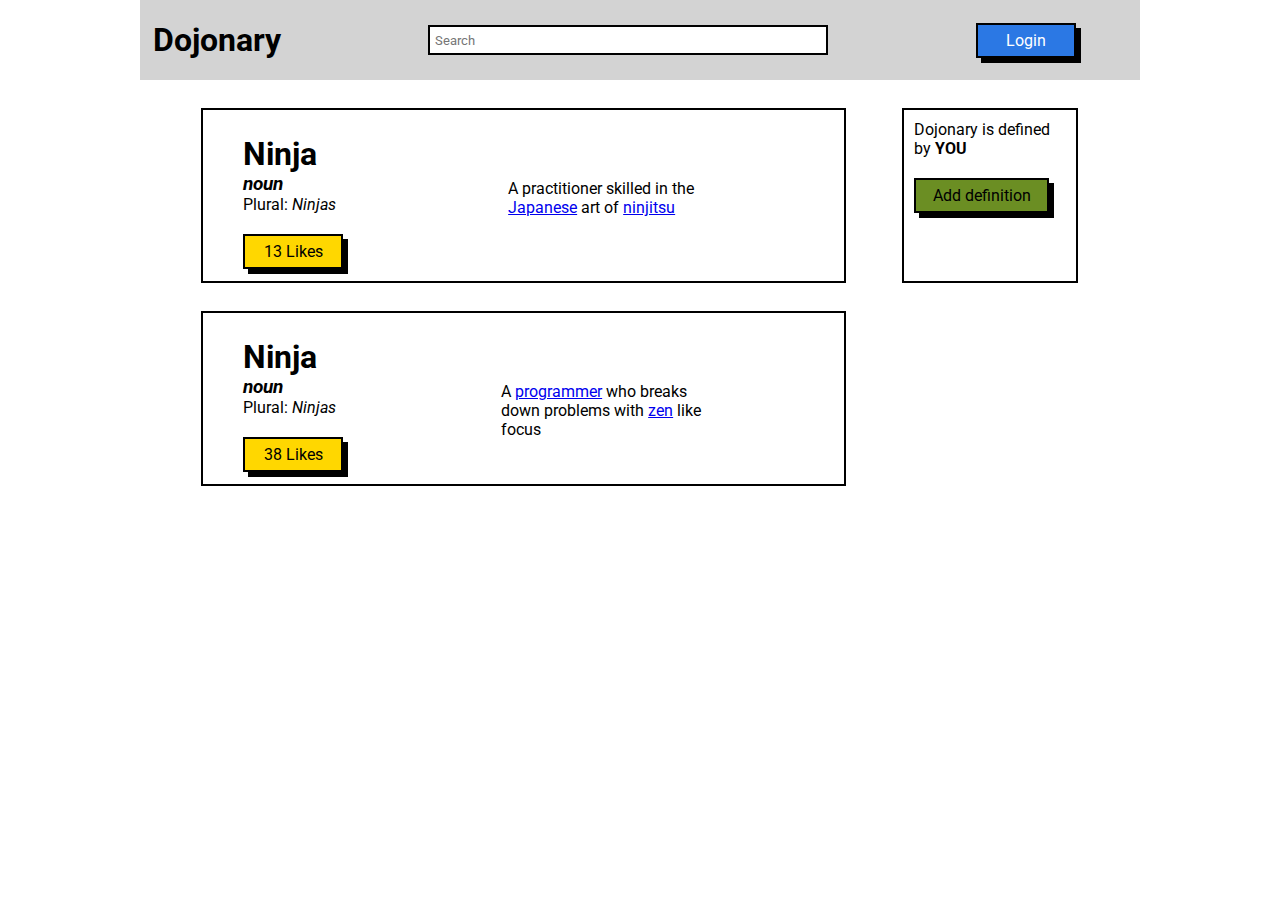
<file: Core/CodingDojo-ButtonClicker/index.html>
<!DOCTYPE html>
<html lang="en">

<head>
   <meta charset="UTF-8">
   <meta name="viewport" content="width=device-width, initial-scale=1.0">
   <link rel="stylesheet" href="style.css">
   <link rel="preconnect" href="https://fonts.gstatic.com">
   <link href="https://fonts.googleapis.com/css2?family=Roboto&display=swap" rel="stylesheet">
   <title>Button Clicker</title>
</head>

<body>
   <!--This will be my first try to do semantic html-->
   <header>
      <!--Now instead of a div with class nav-bar,
         i will use the header-->
      <h1>Dojonary</h1>
      <input type="search" name="search" id="search-bar" placeholder="Search">
      <button type="button" onclick="login(this)">Login</button>
   </header>
   <main>
      <div class="col2">
         <article class="row">
            <div class="article-header">
               <h1>Ninja</h1>
               <h3 id="italic">noun</h3>
               <p>Plural: <span id="italic">Ninjas</span></p>
               <button type="button" onclick="addLikes()">13 Likes</button>
            </div>
            <div class="article-main">
               <p>
                  A practitioner skilled in the <br>
                  <a href="#">Japanese</a> art of <a href="#">ninjitsu</a>
               </p>
            </div>
         </article>
         <article class="row">
            <div class="article-header">
               <h1>Ninja</h1>
               <h3 id="italic">noun</h3>
               <p>Plural: <span id="italic">Ninjas</span></p>
               <button type="button" onclick="addLikes()">38 Likes</button>
            </div>
            <div class="article-main">
               <p>
                  A <a href="#">programmer</a> who breaks<br>
                  down problems with <a href="#">zen</a> like<br>
                  focus
               </p>
            </div>
         </article>
      </div>
      <aside class="col">
         <div class="row2">
            <p>Dojonary is defined by <span id="bold">YOU</span></p>
            <button type="button" onclick="hide(this)">Add definition</button>
         </div>
      </aside>
   </main>
   <script src="script.js"></script>
</body>

</html>
</file>
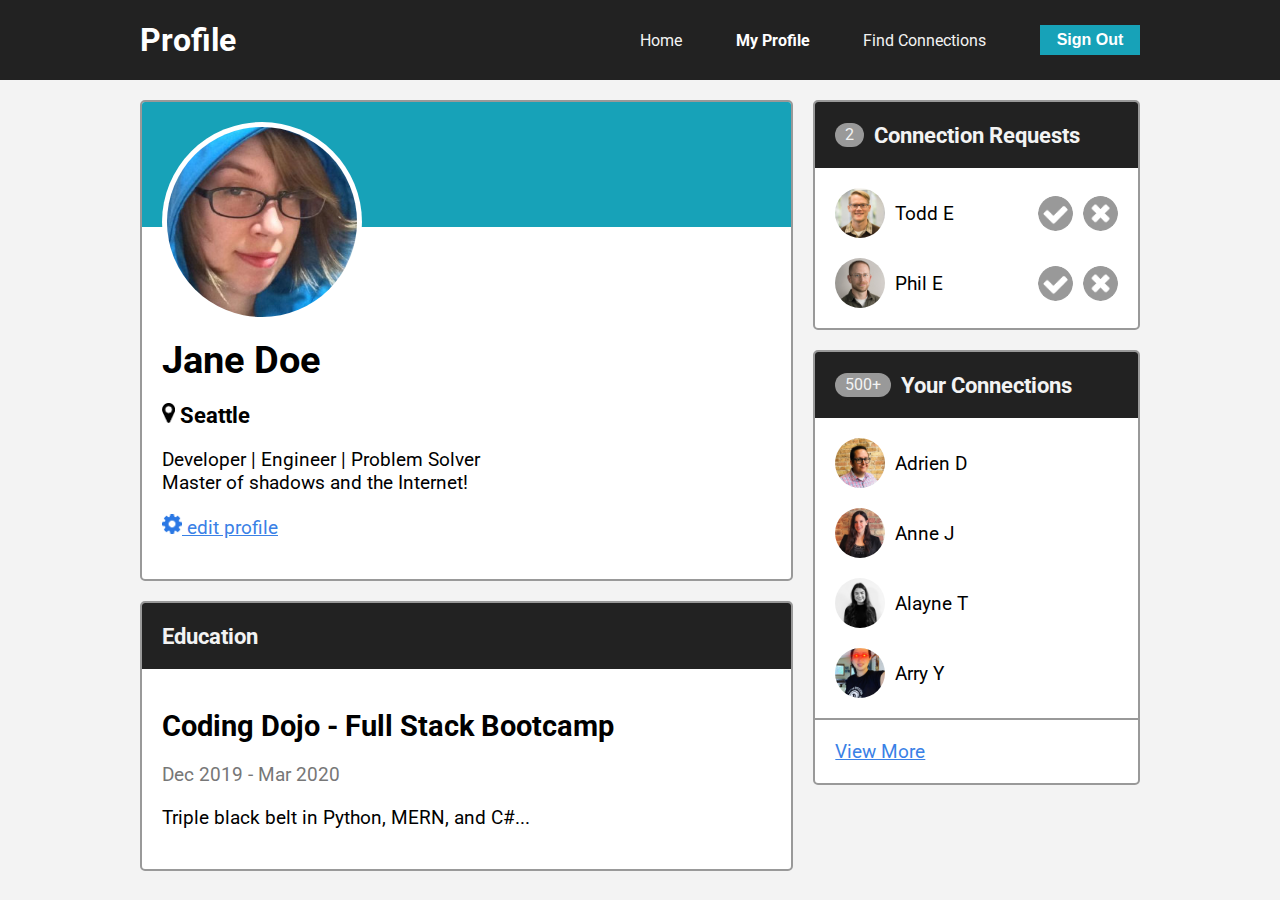
<file: Practice/CodingDojo-MakingConnections/index.html>
<!DOCTYPE html>
<html lang="en">

<head>
    <meta charset="UTF-8">
    <meta name="viewport" content="width=device-width, initial-scale=1.0">
    <title>Profile Page</title>
    <link rel="stylesheet" href="style.css">
    <link rel="preconnect" href="https://fonts.gstatic.com">
    <link href="https://fonts.googleapis.com/css2?family=Roboto&display=swap" rel="stylesheet">
</head>

<body>

    <!-- navbar -->
    <div class="nav">
        <div class="flex-container">
            <h1 class="nav-title">Profile</h1>
            <ul class="nav-links">
                <li><a href="#">Home</a></li>
                <li><a href="#" class="active">My Profile</a></li>
                <li><a href="#">Find Connections</a></li>
                <li><button class="btn">Sign Out</button></li>
            </ul>
        </div>
    </div>

    <!-- main -->
    <div class="flex-container main">

        <!-- 2/3 width column -->
        <div class="col-2">

            <!-- user info card -->
            <div class="card user-card">
                <div class="card-header">
                    <img src="images/jane-m.jpg" alt="jane" class="avatar-m">
                </div>
                <div class="card-body">
                    <h1>Jane Doe</h1>
                    <h3><img src="icons/map-marker.png" alt="pin" class="icon-s"> Seattle</h3>
                    <p>Developer | Engineer | Problem Solver<br>
                        Master of shadows and the Internet!</p>
                    <p><a href="#" onclick="editProfile()"><img src="icons/gear.png" alt="gear" class="icon-s"> edit
                            profile</a></p>
                </div>
            </div>

            <!-- user education card -->
            <div class="card">
                <div class="card-header">
                    <h3>Education</h3>
                </div>
                <div class="card-body">
                    <h2>Coding Dojo - Full Stack Bootcamp</h2>
                    <p class="dates">Dec 2019 - Mar 2020</p>
                    <p>Triple black belt in Python, MERN, and C#...</p>
                </div>
            </div>

        </div>

        <!-- 1/3 width column -->
        <div class="col-1">

            <!-- connection requests card -->
            <div class="card">
                <div class="card-header">
                    <span class="badge req">2</span>
                    <h3>Connection Requests</h3>
                </div>
                <ul class="card-list">
                    <li class="card-list-item" id="first">
                        <span>
                            <img src="images/todd-s.jpg" alt="todd" class="avatar-s">
                            Todd E
                        </span>
                        <span>
                            <img src="icons/accept-circle.png" alt="accept" class="icon" onclick="addConnections('first',true)">
                            <img src="icons/close-circle.png" alt="close" class="icon" onclick="addConnections('first',false)">
                        </span>
                    </li>
                    <li class="card-list-item" id="second">
                        <span>
                            <img src="images/phil-s.jpg" alt="phil" class="avatar-s">
                            Phil E
                        </span>
                        <span>
                            <img src="icons/accept-circle.png" alt="accept" class="icon" onclick="addConnections('second',true)">
                            <img src="icons/close-circle.png" alt="close" class="icon" onclick="addConnections('second',false)">
                        </span>
                    </li>
                </ul>
            </div>

            <!-- your connections card -->
            <div class="card">
                <div class="card-header">
                    <span class="badge"><span class="req2">500</span>+</span>
                    <h3>Your Connections</h3>
                </div>
                <ul class="card-list">
                    <li class="card-list-item start">
                        <img src="images/adrien-s.jpg" alt="adrien" class="avatar-s">
                        Adrien D
                    </li>
                    <li class="card-list-item start">
                        <img src="images/anne-s.jpg" alt="anne" class="avatar-s">
                        Anne J
                    </li>
                    <li class="card-list-item start">
                        <img src="images/alayne-s.jpg" alt="alayne" class="avatar-s">
                        Alayne T
                    </li>
                    <li class="card-list-item start">
                        <img src="images/arry-s.jpg" alt="arry" class="avatar-s">
                        Arry Y
                    </li>
                </ul>
                <div class="card-footer">
                    <a href="#">View More</a>
                </div>
            </div>

        </div>
    </div>

    <!-- Jquery CDN-->
    <script src="https://ajax.googleapis.com/ajax/libs/jquery/3.6.4/jquery.min.js"></script>
    <!-- Script -->
    <script src="script.js"></script>
</body>

</html>
</file>
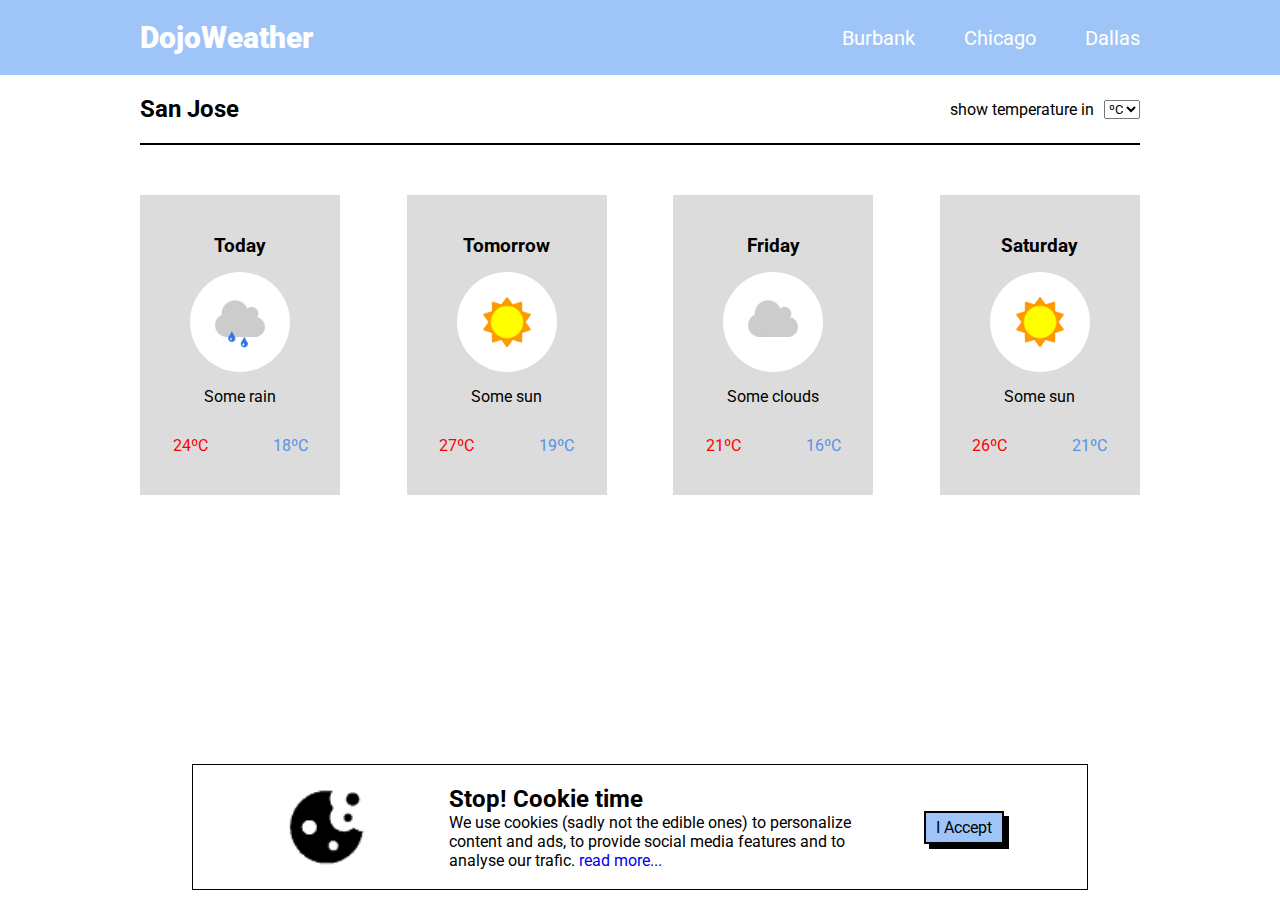
<file: Practice/CodingDojo-WeatherDojo/index.html>
<!DOCTYPE html>
<html lang="en">

<head>
    <meta charset="UTF-8">
    <meta name="viewport" content="width=device-width, initial-scale=1.0">
    <link rel="stylesheet" href="style.css">
    <title>Document</title>
</head>

<body>
    <header>
        <nav>
            <p>DojoWeather</p>
            <div class="nav-right">
                <a href="#" onclick="cAlert()">Burbank</a>
                <a href="#" onclick="cAlert()">Chicago</a>
                <a href="#" onclick="cAlert()">Dallas</a>
            </div>
        </nav>
    </header>
    <main>
        <div class="nav-subheader">
            <h2>San Jose</h2>
            <div class="temperature-selector">
                <p>show temperature in </p>
                <select name="temperature" id="temp" >
                    <option value="celsius">ºC</option>
                    <option value="fahrenheit">ºF</option>
                </select>
            </div>
        </div>
        <div class="card-container">
            <article>
                <div class="card-header">
                    <h3 class="card-title">Today</h3>
                </div>
                <img src="assets/some_rain.png" alt="">
                <div class="card-body">
                    <p>Some rain</p>
                    <div class="card-temperature">
                        <p class="max"><span class="card-temp">24</span><span class="card-symbol">ºC</span></p>
                        <p class="min"><span class="card-temp">18</span><span class="card-symbol">ºC</span></p>
                    </div>
                </div>
            </article>
            <article>
                <div class="card-header">
                    <h3 class="card-title">Tomorrow</h3>
                </div>
                <img src="assets/some_sun.png" alt="">
                <div class="card-body">
                    <p>Some sun </p>
                    <div class="card-temperature">
                        <p class="max"><span class="card-temp">27</span><span class="card-symbol">ºC</span></p>
                        <p class="min"><span class="card-temp">19</span><span class="card-symbol">ºC</span></p>
                    </div>
                </div>
            </article>
            <article>
                <div class="card-header">
                    <h3 class="card-title">Friday</h3>
                </div>
                <img src="assets/some_clouds.png" alt="">
                <div class="card-body">
                    <p>Some clouds</p>
                    <div class="card-temperature">
                        <p class="max"><span class="card-temp">21</span><span class="card-symbol">ºC</span></p>
                        <p class="min"><span class="card-temp">16</span><span class="card-symbol">ºC</span></p>
                    </div>
                </div>
            </article>
            <article>
                <div class="card-header">
                    <h3 class="card-title">Saturday</h3>
                </div>
                <img src="assets/some_sun.png" alt="">
                <div class="card-body">
                    <p>Some sun </p>
                    <div class="card-temperature">
                        <p class="max"><span class="card-temp">26</span><span class="card-symbol">ºC</span></p>
                        <p class="min"><span class="card-temp">21</span><span class="card-symbol">ºC</span></p>
                    </div>
                </div>
            </article>
        </div>
    </main>
    <div class="cookie-banner">
        <div class="cookie-head">
            <img src="assets/cookie.png" alt="cookie">
        </div>
        <div class="cookie-body">
            <h2>Stop! Cookie time</h2>
            <p>We use cookies (sadly not the edible ones) to personalize <br>
            content and ads, to provide social media features and to <br>
            analyse our trafic. <a href="#">read more...</a></p>
        </div>
        <div class="cookie-btn">
            <a href="#" onclick="cAccept()">I Accept</a>
        </div>
    </div>
    <script src="https://code.jquery.com/jquery-3.7.0.min.js"
        integrity="sha256-2Pmvv0kuTBOenSvLm6bvfBSSHrUJ+3A7x6P5Ebd07/g=" crossorigin="anonymous"></script>
    <script src="script.js"></script>
</body>

</html>
</file>
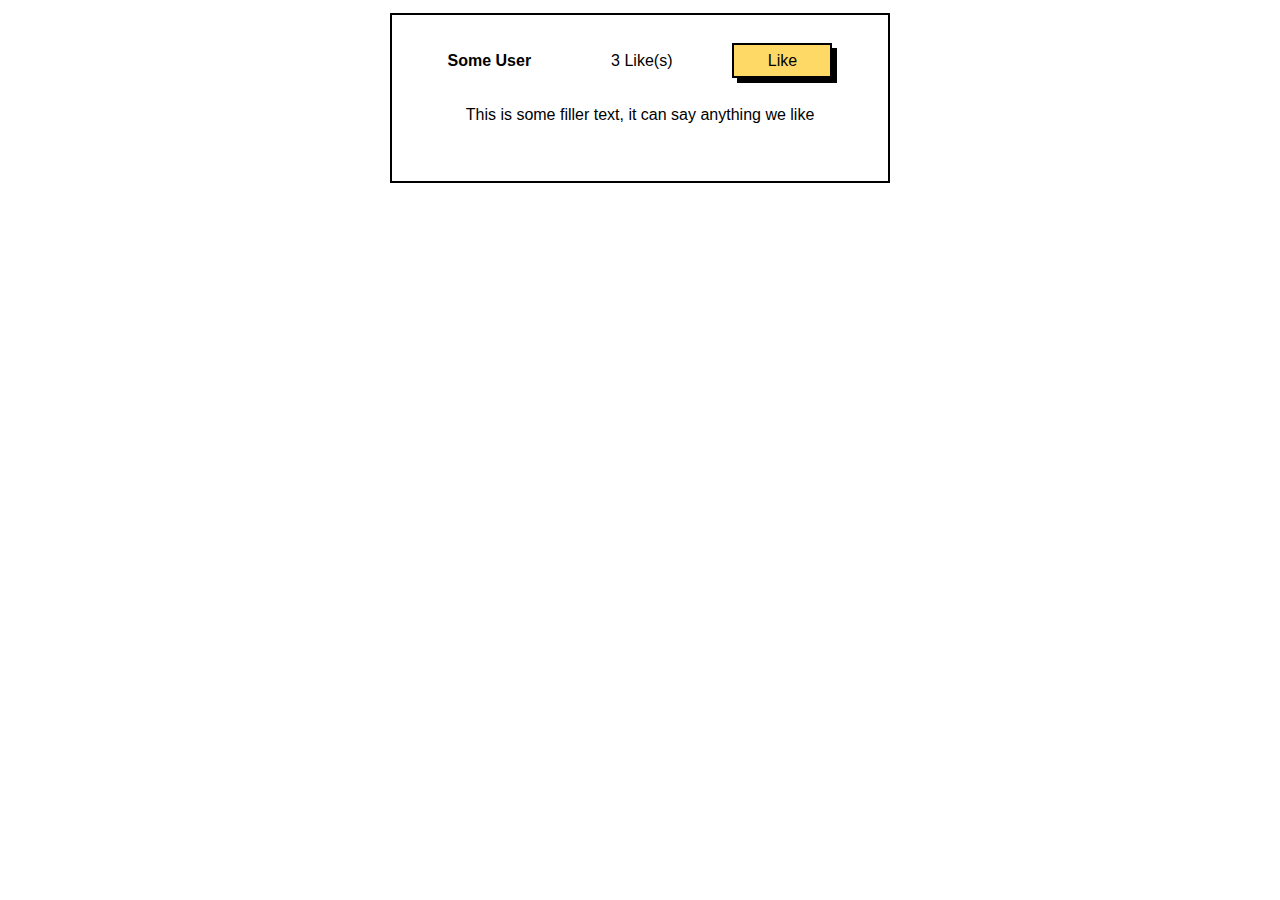
<file: Core/CodingDojo-Likes/part-I/index.html>
<!DOCTYPE html>
<html lang="en">

<head>
    <meta charset="UTF-8">
    <meta name="viewport" content="width=device-width, initial-scale=1.0">
    <link rel="stylesheet" href="style.css">
    <title>Likes</title>
</head>

<body>

    <article>
        <div class="article-header">
            <h4>Some User</h4>
            <div class="like-container">
                <p><span id="number1">3</span> Like(s)</p>
                <button type="button" onclick="like('1')">Like</button>
            </div>
        </div>
        <div class="article-body">
            <p>This is some filler text, it can say anything we like</p>
        </div>
    </article>

    <script src="https://ajax.googleapis.com/ajax/libs/jquery/3.6.4/jquery.min.js"></script>
    <script src="script.js"></script>

</body>

</html>
</file>
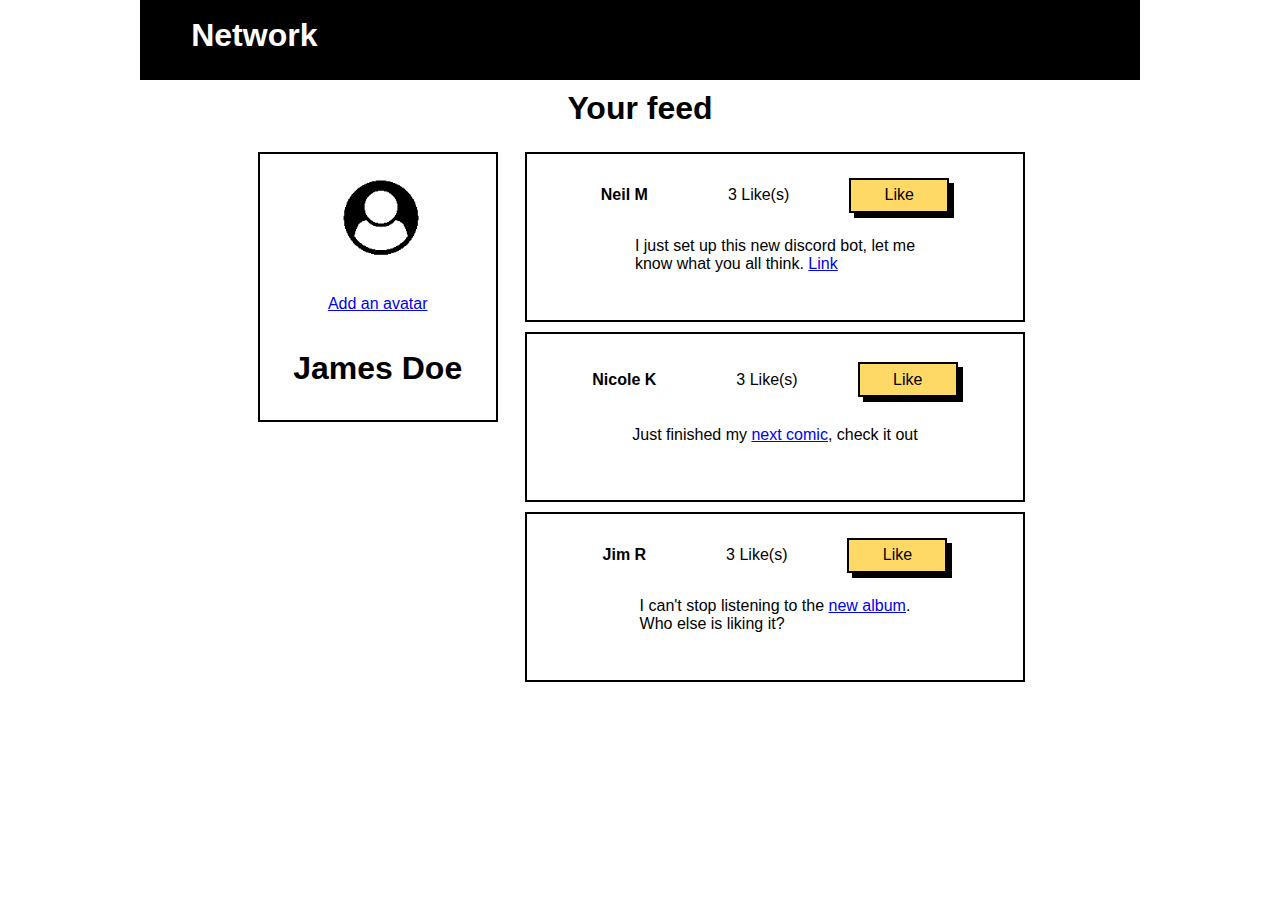
<file: Core/CodingDojo-Likes/part-II/index.html>
<!DOCTYPE html>
<html lang="en">

<head>
    <meta charset="UTF-8">
    <meta name="viewport" content="width=device-width, initial-scale=1.0">
    <!-- Styles -->
    <link rel="stylesheet" href="style.css">
    <title>Likes</title>
</head>

<body>
    <!-- Navigation bar -->
    <header>
        <h1>Network</h1>
    </header>
    <h1>Your feed</h1>
    <!-- Main container -->
    <main>
        <!-- User card -->
        <aside>
            <article>
                <img src="assets/user.png" alt="user.png">
                <a href="#" target="_blank" rel="noopener noreferrer">Add an avatar</a>
                <h1>James Doe</h1>
            </article>
        </aside>
        <!-- Posts -->
        <div class="article-container">
            <article>
                <div class="article-header">
                    <h4>Neil M</h4>
                    <div class="like-container">
                        <p><span id="number">3</span> Like(s)</p>
                        <button type="button" onclick="like('')">Like</button>
                    </div>
                </div>
                <div class="article-body">
                    <p>I just set up this new discord bot, let me <br>
                        know what you all think. <a href="#" target="_blank" rel="noopener noreferrer">Link</a></p>
                </div>
            </article>
            <article>
                <div class="article-header">
                    <h4>Nicole K</h4>
                    <div class="like-container">
                        <p><span id="number1">3</span> Like(s)</p>
                        <button type="button" onclick="like('1')">Like</button>
                    </div>
                </div>
                <div class="article-body">
                    <p>Just finished my <a href="#" target="_blank" rel="noopener noreferrer">next comic</a>, check it out</p>
                </div>
            </article>
            <article>
                <div class="article-header">
                    <h4>Jim R</h4>
                    <div class="like-container">
                        <p><span id="number2">3</span> Like(s)</p>
                        <button type="button" onclick="like('2')">Like</button>
                    </div>
                </div>
                <div class="article-body">
                    <p>I can't stop listening to the <a href="#" target="_blank" rel="noopener noreferrer">new album</a>. <br>
                    Who else is liking it?</p>
                </div>
            </article>
        </div>

    </main>
    <!-- Jquery CDN-->
    <script src="https://ajax.googleapis.com/ajax/libs/jquery/3.6.4/jquery.min.js"></script>
    <!-- Script -->
    <script src="script.js"></script>
</body>

</html>
</file>
<file: Core/CodingDojo-ButtonClicker/style.css>
/* CSS Reset */
* {
    margin: 0;
    padding: 0;
    box-sizing: border-box;
    font-family: 'Roboto', sans-serif;
}

/* Apply flex */

body,
header,
input,
main {
    display: flex;
}

body {
    align-items: center;
    flex-direction: column;
}

header {
    background-color: lightgray;
    color: black;
    /* 80 is default for my styling */
    height: 80px;
    /* 1000 is default for my styling */
    width: 1000px;
    padding-left: 1%;
    padding-right: 5%;
    justify-content: space-between;
    align-items: center;
}

header h1 {
    align-items: center;
}

header input {
    border: 2px solid black;
    color: gray;
    height: 30px;
    width: 400px;
    align-items: center;
    padding-left: 5px;
}

header button {
    height: 35px;
    width: 100px;
    background-color: #2B78E4;
    color: white;
    border: 2px solid black;
    font-size: 16px;
    box-shadow: 5px 5px black;
    align-items: center;
}

main {
    height: 500px;
    width: 1000px;
}

main article {
    border: 2px solid black;
    justify-content: flex-end;
    align-items: center;
}

article div {
    display: inline-block;
}

aside div {
    border: 2px solid black;
}

aside p {
    margin: 10px;
}

aside button {
    height: 35px;
    width: 135px;
    margin: 10px;
    background-color: olivedrab;
    color: black;
    border: 2px solid black;
    font-size: 16px;
    box-shadow: 5px 5px black;
    align-items: center;
}
.col {
    flex: 1;
    margin-right: -8.5%;
}

.col2 {
    flex: 2;
    margin-left: 3.3%;
}

.row {
    margin: 4%;
    height: 35%;
}

.row2 {
    margin: 8%;
    height: 35%;
    width: 50%;
}

.article-header {
    margin: 25px 140px 0px 40px;
}

.article-header button {
    margin-top: 20px;
    height: 35px;
    width: 100px;
    background-color: gold;
    color: black;
    border: 2px solid black;
    font-size: 16px;
    box-shadow: 5px 5px black;
    align-items: center;
}

.article-main {
    display: flex;
    justify-content: center;
    margin-left: 155px;
    margin-top: -90px;
}

#italic {
    font-style: italic;
}

#bold {
    font-weight: bold;
}
</file>
<file: Practice/CodingDojo-MakingConnections/style.css>
/* CSS Reset */

* {
    margin: 0;
    padding: 0;
}

/* styles to apply to body */

body {
    background-color: #f3f3f3;
    font-family: 'Roboto', sans-serif;
}

.flex-container {
    width: 1000px;
    margin: 0 auto;
}

.flex-container, .nav-links, .nav {
    display: flex;
    justify-content: space-between;
    align-items: center;
}

.nav {
    height: 80px;
    background-color: #222;
    color: #fff;
    margin-bottom: 20px;
}

.nav-links {
    width: 50%;
    list-style-type: none;
    align-items: center;
}

.nav-links a {
    color: #f3f3f3;
    text-decoration: none;
}

.nav-links a.active {
    color: #fff;
    font-weight: bold;
}

.btn {
    height: 30px;
    width: 100px;
    color: #fff;
    background-color: #17a2b8;
    border: none;
    font-size: 1rem;
    font-weight: bold;
}

.flex-container.main {
    align-items: flex-start;
}

.col-2 {
    flex: 2;
    margin-right: 20px;
}

.col-1 {
    flex: 1;
}

.card {
    background-color: #fff;
    border: 2px solid #999;
    margin-bottom: 20px;
    border-radius: 5px;
    font-size: 1.2rem;
    overflow: hidden;
}


.card-header {
    padding: 20px;
    background-color: #222;
    color: #f3f3f3;
}

.card-header {
    display: flex;
    align-items: center;
}

.card-body {
    padding: 20px;
}

.card-body h1, 
.card-body h2,
.card-body h3,
.card-body p {
    margin: 20px 0px;
}

.user-card .card-header {
    background-color: #17a2b8;
    height: 85px;
    margin-bottom: 70px;
    display: block;
}

.card-footer {
    border-top: 2px solid #999;
    display: flex;
    align-items: center;
    padding: 20px;
}

.avatar-m {
    border-radius: 50%;
    background-color: #fff;
    height: 190px;
    padding: 5px;
}

.icon-s {
    height: 20px;
}

a {
    color: #3a81e6;
}

.dates {
    color: #777;
}

.card-list {
    padding: 0 20px;
    padding-top: 20px;
    list-style-type: none;
}

.card-list-item, 
.card-list-item > * {
    display: flex;
    align-items: center;
}

.card-list-item {
    margin-bottom: 20px;
    justify-content: space-between;
}

.card-list-item.start {
    justify-content: flex-start;
}

.avatar-s, .icon {
    height: 50px;
    border-radius: 50%;
    margin-right: 10px;
}

.icon {
    height: 35px;
}

.icon, .btn {
    cursor: pointer;
}

.icon:last-child {
    margin-right: 0;
}

.badge {
    font-size: 1rem;
    height: 24px;
    line-height: 24px;
    padding: 0 10px;
    background-color: #999;
    border-radius: 12px;
    margin-right: 10px;
}
</file>
<file: Practice/CodingDojo-WeatherDojo/style.css>
@import url("https://fonts.googleapis.com/css2?family=Roboto:ital,wght@0,100;0,300;0,500;0,700;0,900;1,100;1,400;1,500;1,700;1,900&display=swap%22");
/* CSS Reset */
* {
    margin: 0;
    padding: 0;
    box-sizing: border-box;
    font-family: 'Roboto', sans-serif;
    text-decoration: none;
}

header {
    background-color: #9FC5F8;
    height: 75px;
}

nav {
    padding-top: 20px;
    padding-bottom: 20px;
    display: flex;
    justify-content: space-between;
    max-width: 1000px;
    margin: auto;
    align-items: center;
}

nav p {
    color: white;
    font-size: 30px;
    font-weight: 900;
}

.nav-right {
    max-width: 1000px;
}

.nav-right a {
    margin-left: 45px;
    font-size: 20px;
    color: white;
}

.nav-subheader {
    display: flex;
    align-items: center;
    justify-content: space-between;
    max-width: 1000px;
    margin: auto;
    padding-top: 20px;
    padding-bottom: 20px;
    border-bottom: 2px solid black;
}

.temperature-selector{
    display: flex;
}

.temperature-selector p {
    margin-right: 10px;
}

.card-container {
    display: flex;
    align-items: center;
    flex-direction: row;
    justify-content: space-between;
    max-width: 1000px;
    margin: auto;
    padding-top: 50px;
}
img {
    border-radius: 50%;
    width: 100px;
}
.card-body {
    min-width: 200px;
    align-items: center;
    justify-content: center;
    display: flex;
    flex-direction: column;
}

article {
    padding: 40px 0 40px 0;
    background-color: gainsboro;
    height: 300px;
    display: flex;
    flex-direction: column;
    align-items: center;
    justify-content: space-between;
}
.card-temperature {
    padding-top: 30px;
    display: flex;
    justify-content: space-around;
    min-width: 200px;
}

.max {
    color: red;
}
.min {
    color: #5892E4;
}

.cookie-banner {
    display: flex;
    max-width: 1000px;
    border: 1px solid black;
    padding: 10px;
    background-color: white;
    align-content: center;
    justify-content: space-evenly;
    align-items: center;
    position: fixed;
    bottom: 10px; 
    left: 15%;
    min-width: 70%;
}
.cookie-btn a {
    padding: 5px 10px 5px 10px;
    height: 35px;
    width: 100px;
    background-color: #9FC5F8;
    color: black;
    border: 2px solid black;
    font-size: 16px;
    box-shadow: 5px 5px black;
    align-items: center;
}
</file>
<file: Core/CodingDojo-Likes/part-I/style.css>
/* CSS Reset */
* {
    margin: 0;
    padding: 0;
    box-sizing: border-box;
    font-family: 'Roboto', sans-serif;
}

body {
    display: flex;
    align-items: center;
    flex-direction: column;

}

body h1 {
    margin-top: 10px;
    margin-bottom: 20px;
}

article {
    border: 2px solid black;
    height: 170px;
    width: 500px;
    display: flex;
    flex-wrap: wrap;
    justify-content: space-around;
    margin: 1%;
}

button {
    height: 35px;
    width: 100px;
    background-color: #FFD966;
    color: black;
    border: 2px solid black;
    font-size: 16px;
    box-shadow: 5px 5px black;
    align-items: center;
}

.article-container {
    flex-direction: column;
}

.article-header,
.like-container {
    display: flex;
    align-items: center;
}

.article-header h4 {
    margin-right: 80px;
}

.like-container button {
    margin-left: 60px;
}
</file>
<file: Core/CodingDojo-Likes/part-II/style.css>
/* CSS Reset */
* {
    margin: 0;
    padding: 0;
    box-sizing: border-box;
    font-family: 'Roboto', sans-serif;
}

/* Flex and center */

main,
header,
body,
.article-container,
.article-header,
.like-container,
aside article {
    display: flex;
    align-items: center;
}

body {
    flex-direction: column;

}

body h1 {
    margin-top: 10px;
    margin-bottom: 20px;
}

main {
    justify-content: center;
    align-items: flex-start;
    width: 1000px;
}

header {
    background-color: black;
    color: white;
    height: 80px;
    width: 1000px;
    padding-left: 4%;
    padding-right: 5%;
    justify-content: space-between;
    align-items: center;
}

article {
    border: 2px solid black;
    height: 170px;
    width: 500px;
    display: flex;
    flex-wrap: wrap;
    justify-content: space-around;
    margin: 1%;
}

aside article {
    margin-right: 30px;
    width: 240px;
    height: 270px;
    margin-top: 5px;
    flex-direction: column;
}

img {
    margin-left: 7px;
    width: 100px;
    height: 100px;
}

button {
    height: 35px;
    width: 100px;
    background-color: #FFD966;
    color: black;
    border: 2px solid black;
    font-size: 16px;
    box-shadow: 5px 5px black;
    align-items: center;
}

.article-container {
    flex-direction: column;
}

.article-header h4 {
    margin-right: 80px;
}

.like-container button {
    margin-left: 60px;
}
</file>
